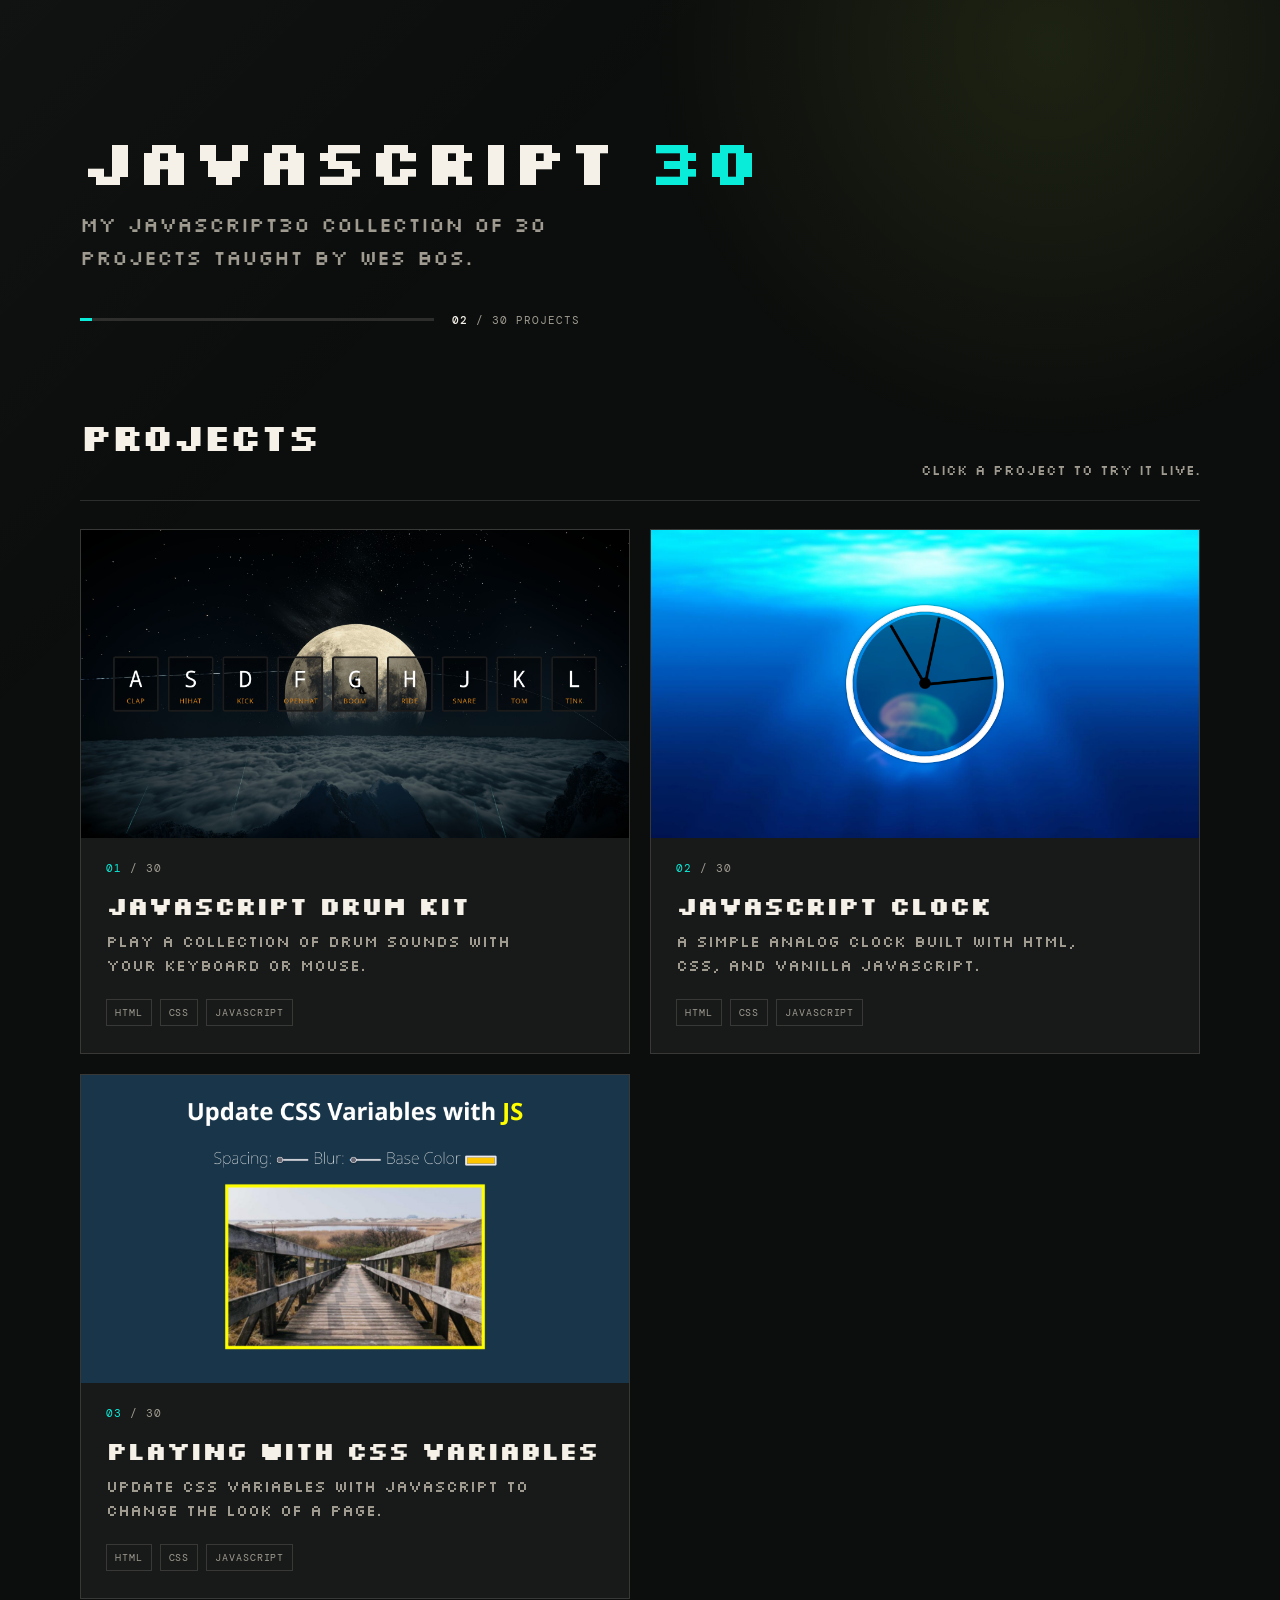
<file: index.html>
<!doctype html>
<html lang="en">
  <head>
    <meta charset="UTF-8" />
    <meta name="viewport" content="width=device-width, initial-scale=1.0" />
    <meta
      name="description"
      content="A collection of 30 JavaScript projects built with HTML, CSS, and vanilla JavaScript."
    />
    <title>JavaScript 30 — Project Library</title>
    <link rel="preconnect" href="https://fonts.googleapis.com" />
    <link rel="preconnect" href="https://fonts.gstatic.com" crossorigin />
    <link
      href="https://fonts.googleapis.com/css2?family=DM+Mono:wght@400;500&family=Space+Grotesk:wght@400;500;600;700&display=swap"
      rel="stylesheet"
    />
    <link
      href="https://fonts.googleapis.com/css?family=Bitcount+Prop+Single:100,200,300,regular,500,600,700,800,900"
      rel="stylesheet"
    />
    <link
      href="https://fonts.googleapis.com/css?family=Silkscreen:regular,700"
      rel="stylesheet"
    />

    <link rel="stylesheet" href="style.css" />
  </head>
  <body>
    <main class="site-shell">
      <header class="hero">
        <h1>JavaScript <em>30</em></h1>

        <p class="intro">
          My javascript30 Collection of 30 projects taught by wes bos.
        </p>
        <div class="progress-row" aria-label="2 of 30 projects completed">
          <div class="progress-track"><span></span></div>
          <span class="progress-label"><strong>02</strong> / 30 projects</span>
        </div>
      </header>

      <h2 id="projects-title">Projects</h2>
      <section class="projects-section" aria-labelledby="projects-title">
        <div class="section-heading">
          <div></div>
          <p class="section-note">Click a project to try it live.</p>
        </div>

        <!-- Add future project cards below this one. Keep each project in its own folder. -->
        <div class="project-grid">
          <article class="project-card">
            <a
              class="project-image-link"
              href="JavsScriptDrumstick/index.html"
              aria-label="Open JavaScript Drum Kit"
            >
              <img
                src="JavsScriptDrumstick/projectLive.png"
                alt="Preview of the JavaScript Drum Kit project"
              />
              <span class="launch-label"
                >Open project <span aria-hidden="true">↗</span></span
              >
            </a>
            <div class="project-info">
              <div class="project-number">01 <span>/ 30</span></div>
              <h3>JavaScript Drum Kit</h3>
              <p>
                Play a collection of drum sounds with your keyboard or mouse.
              </p>
              <div class="tags">
                <span>HTML</span><span>CSS</span><span>JavaScript</span>
              </div>
            </div>
          </article>
          <article class="project-card">
            <a
              class="project-image-link"
              href="JavaScriptClock/index.html"
              aria-label="Open JavaScript Clock"
            >
              <img
                src="JavaScriptClock/project.png"
                alt="Preview of the JavaScript Clock project"
              />
              <span class="launch-label"
                >Open project <span aria-hidden="true">↗</span></span
              >
            </a>
            <div class="project-info">
              <div class="project-number">02 <span>/ 30</span></div>
              <h3>JavaScript Clock</h3>
              <p>
                A simple analog clock built with HTML, CSS, and vanilla
                JavaScript.
              </p>
              <div class="tags">
                <span>HTML</span><span>CSS</span><span>JavaScript</span>
              </div>
            </div>
          </article>
          <article class="project-card">
            <a
              class="project-image-link"
              href="playingWithCss/index.html"
              aria-label="Open Playing With CSS Variables"
            >
              <img
                src="playingWithCss/projectLive.png"
                alt="Preview of the Playing With CSS Variables project"
              />
              <span class="launch-label"
                >Open project <span aria-hidden="true">↗</span></span
              >
            </a>
            <div class="project-info">
              <div class="project-number">03 <span>/ 30</span></div>
              <h3>Playing With CSS Variables</h3>
              <p>
                Update CSS variables with JavaScript to change the look of a
                page.
              </p>
              <div class="tags">
                <span>HTML</span><span>CSS</span><span>JavaScript</span>
              </div>
            </div>
          </article>
        </div>
      </section>
    </main>
  </body>
</html>
</file>
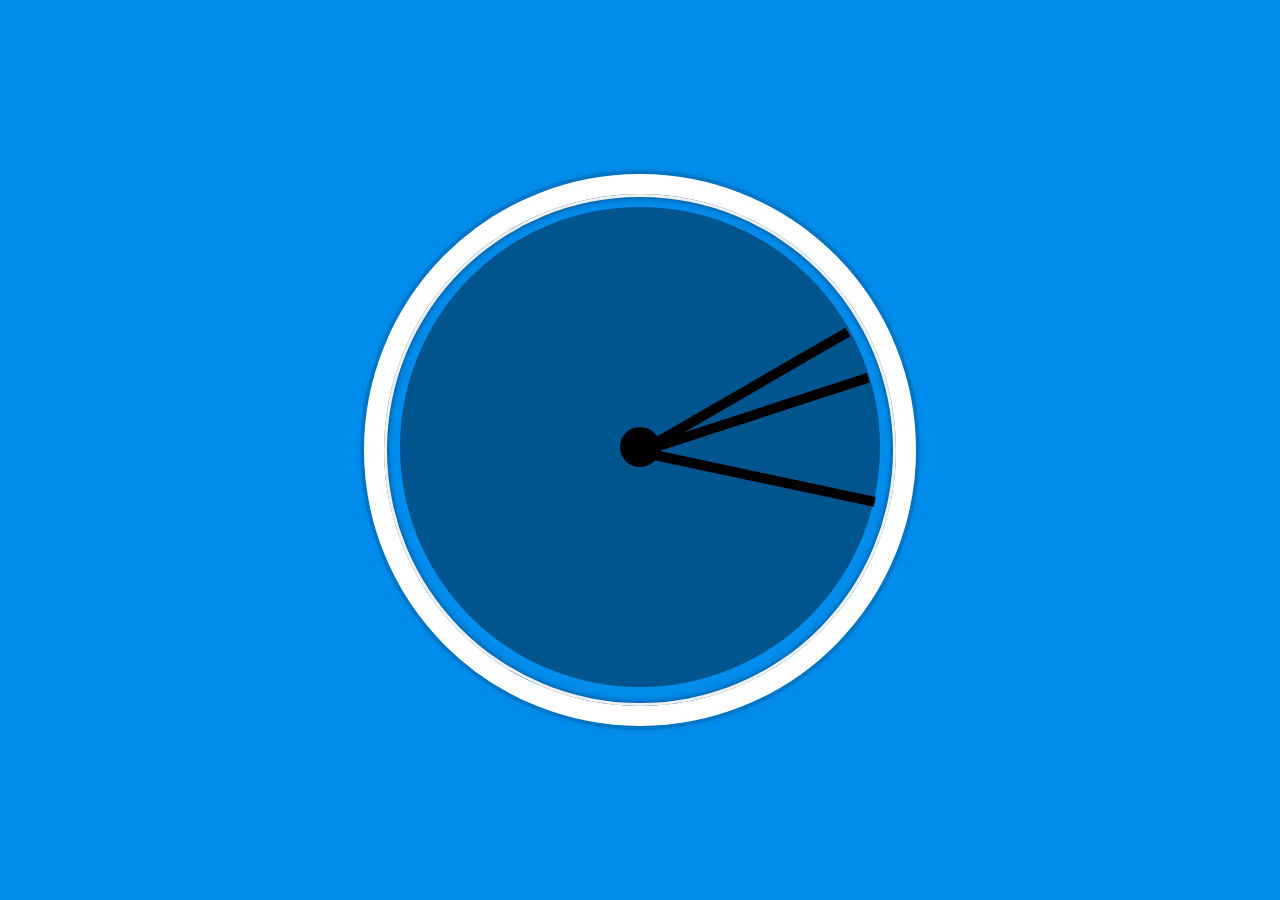
<file: JavaScriptClock/index.html>
<!doctype html>
<html lang="en">
  <head>
    <meta charset="UTF-8" />
    <meta name="viewport" content="width=device-width, initial-scale=1.0" />
    <title>JavaScript Clock</title>
    <link rel="stylesheet" href="style.css" />
  </head>
  <body>
    <div class="clock">
      <div class="clock-face">
        <div class="clock_center"></div>
        <div class="hand hour-hand"></div>
        <div class="hand min-hand"></div>
        <div class="hand second-hand"></div>
      </div>
    </div>
  </body>
  <script>
    const secondHand = document.querySelector(".second-hand");
    const minHand = document.querySelector(".min-hand");
    const hourHand = document.querySelector(".hour-hand");
    function setDate() {
      const now = new Date();
      const seconds = now.getSeconds();
      const minutes = now.getMinutes();
      const hours = now.getHours();
      const secondsDegrees = (seconds / 60) * 360 + 90;
      const minutesDegrees = (minutes / 60) * 360 + 90;
      const hoursDegrees = (hours / 12) * 360 + 90;
      hourHand.style.transform = `rotate(${hoursDegrees}deg)`;
      secondHand.style.transform = `rotate(${secondsDegrees}deg)`;
      minHand.style.transform = `rotate(${minutesDegrees}deg)`;
      console.log(seconds);
    }
    setInterval(setDate, 1000);
  </script>
</html>
</file>
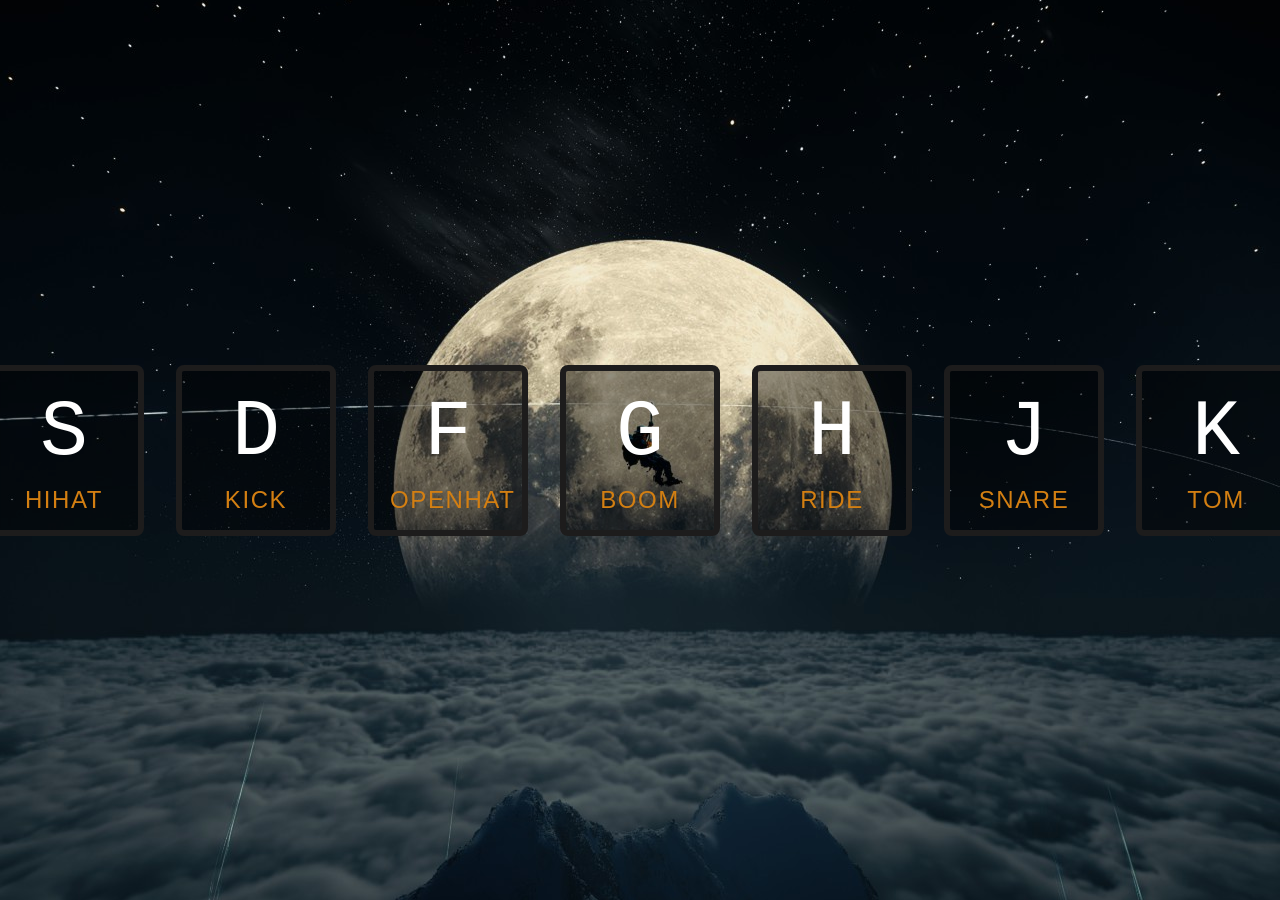
<file: JavsScriptDrumstick/index.html>
<!doctype html>
<html lang="en">
  <head>
    <meta charset="UTF-8" />
    <meta name="viewport" content="width=device-width, initial-scale=1.0" />
    <title>JavaScipt Drum</title>
    <link rel="stylesheet" href="style.css" />
  </head>
  <body>
    <div class="keys">
      <div data-key="65" class="key">
        <kbd>A</kbd>
        <span class="sound">clap</span>
      </div>
      <div data-key="83" class="key">
        <kbd>S</kbd>
        <span class="sound">hihat</span>
      </div>
      <div data-key="68" class="key">
        <kbd>D</kbd>
        <span class="sound">kick</span>
      </div>
      <div data-key="70" class="key">
        <kbd>F</kbd>
        <span class="sound">openhat</span>
      </div>
      <div data-key="71" class="key">
        <kbd>G</kbd>
        <span class="sound">boom</span>
      </div>
      <div data-key="72" class="key">
        <kbd>H</kbd>
        <span class="sound">ride</span>
      </div>
      <div data-key="74" class="key">
        <kbd>J</kbd>
        <span class="sound">snare</span>
      </div>
      <div data-key="75" class="key">
        <kbd>K</kbd>
        <span class="sound">tom</span>
      </div>
      <div data-key="76" class="key">
        <kbd>L</kbd>
        <span class="sound">tink</span>
      </div>
    </div>

    <audio data-key="65" src="sounds/clap.wav"></audio>
    <audio data-key="83" src="sounds/hihat.wav"></audio>
    <audio data-key="68" src="sounds/kick.wav"></audio>
    <audio data-key="70" src="sounds/openhat.wav"></audio>
    <audio data-key="71" src="sounds/boom.wav"></audio>
    <audio data-key="72" src="sounds/ride.wav"></audio>
    <audio data-key="74" src="sounds/snare.wav"></audio>
    <audio data-key="75" src="sounds/tom.wav"></audio>
    <audio data-key="76" src="sounds/tink.wav"></audio>

    <script>
      window.addEventListener("keydown", function (e) {
        const audio = document.querySelector(`audio[data-key="${e.keyCode}"]`);
        const key = document.querySelector(`.key[data-key="${e.keyCode}"]`);
        if (!audio) return;
        audio.currentTime = 0;
        audio.play();
        key.classList.add("playing");
      });

      function removeTransition(e) {
        if (e.propertyName !== "transform") return;
        this.classList.remove("playing");
      }

      const keys = document.querySelectorAll(".key");
      keys.forEach((key) => {
        key.addEventListener("transitionend", removeTransition);
      });
    </script>
  </body>
</html>
</file>
<file: style.css>
:root {
  --ink: #f5f1e8;
  --muted: #9f9b91;
  --line: rgba(245, 241, 232, 0.14);
  --accent: #0aecda;
  --card: #181a19;
  --background: #0c0e0d;
}

* {
  box-sizing: border-box;
}

html {
  scroll-behavior: smooth;
}

body {
  margin: 0;
  min-width: 320px;
  color: var(--ink);
  background: var(--background);
  font-family: "Silkscreen", sans-serif;
}

body::before {
  position: fixed;
  inset: 0;
  z-index: -1;
  background:
    radial-gradient(
      circle at 82% 5%,
      rgba(215, 255, 84, 0.09),
      transparent 25rem
    ),
    linear-gradient(135deg, rgba(255, 255, 255, 0.025), transparent 35%);
  content: "";
  pointer-events: none;
}

.site-shell {
  width: min(1120px, calc(100% - 48px));
  margin: 0 auto;
}

.hero {
  padding: 110px 0 84px;
  max-width: 750px;
}

.eyebrow,
.section-kicker,
.project-number,
.tags,
.progress-label {
  font-family: "DM Mono", monospace;
  text-transform: uppercase;
  letter-spacing: 0.09em;
}

.eyebrow {
  color: var(--accent);
  font-size: 0.72rem;
}
.status-dot {
  display: inline-block;
  width: 7px;
  height: 7px;
  margin-right: 9px;
  border-radius: 50%;
  background: var(--accent);
  box-shadow: 0 0 14px var(--accent);
}

h1 {
  margin: 22px 0 20px;
  font-size: 4rem;
  line-height: 0.88;
}
h1 em {
  color: var(--accent);
  font-style: normal;
}
.intro {
  max-width: 560px;
  margin: 0;
  color: var(--muted);
  font-size: clamp(1.05rem, 2vw, 1.3rem);
  line-height: 1.55;
}

.progress-row {
  display: flex;
  align-items: center;
  gap: 18px;
  max-width: 500px;
  margin-top: 40px;
}
.progress-track {
  height: 3px;
  flex: 1;
  background: var(--line);
}
.progress-track span {
  display: block;
  width: 3.33%;
  height: 100%;
  background: var(--accent);
}
.progress-label {
  color: var(--muted);
  font-size: 0.68rem;
  white-space: nowrap;
}
.progress-label strong {
  color: var(--ink);
  font-weight: 500;
}

.projects-section {
  padding-bottom: 110px;
}
.section-heading {
  display: flex;
  align-items: end;
  justify-content: space-between;
  gap: 20px;
  margin-bottom: 28px;
  padding-bottom: 18px;
  border-bottom: 1px solid var(--line);
}
.section-kicker {
  margin: 0 0 10px;
  color: var(--accent);
  font-size: 0.68rem;
}
h2 {
  margin: 0;
  font-size: 2.4rem;
  letter-spacing: -0.06em;
}
.section-note {
  margin: 0 0 4px;
  color: var(--muted);
  font-size: 0.85rem;
}

.project-grid {
  display: grid;
  grid-template-columns: repeat(2, minmax(0, 1fr));
  gap: 20px;
}
.project-card,
.empty-card {
  border: 1px solid var(--line);
  background: var(--card);
}
.project-card {
  overflow: hidden;
  transition:
    border-color 180ms ease,
    transform 180ms ease;
}
.project-card:hover {
  border-color: rgba(215, 255, 84, 0.55);
  transform: translateY(-5px);
}
.project-image-link {
  position: relative;
  display: block;
  overflow: hidden;
  aspect-ratio: 16 / 9;
  background: #25241f;
}
.project-image-link img {
  display: block;
  width: 100%;
  height: 100%;
  object-fit: cover;
  transition:
    transform 300ms ease,
    filter 300ms ease;
}
.project-card:hover img {
  filter: brightness(0.65);
  transform: scale(1.04);
}
.launch-label {
  position: absolute;
  right: 18px;
  bottom: 16px;
  padding: 9px 12px;
  color: #10120c;
  background: var(--accent);
  font-family: "DM Mono", monospace;
  font-size: 0.7rem;
  text-transform: uppercase;
  opacity: 0;
  transform: translateY(6px);
  transition:
    opacity 180ms ease,
    transform 180ms ease;
}
.project-card:hover .launch-label,
.project-image-link:focus-visible .launch-label {
  opacity: 1;
  transform: translateY(0);
}
.project-info {
  padding: 23px 25px 27px;
}
.project-number {
  color: var(--accent);
  font-size: 0.7rem;
}
.project-number span {
  color: var(--muted);
}
h3 {
  margin: 14px 0 8px;
  font-size: 1.55rem;
  letter-spacing: -0.04em;
}
.project-info p {
  margin: 0;
  max-width: 440px;
  color: var(--muted);
  line-height: 1.5;
}
.tags {
  display: flex;
  flex-wrap: wrap;
  gap: 8px;
  margin-top: 22px;
  color: var(--muted);
  font-size: 0.62rem;
}
.tags span {
  padding: 6px 8px;
  border: 1px solid var(--line);
}

.empty-card {
  display: flex;
  min-height: 100%;
  padding: 25px;
  flex-direction: column;
  justify-content: space-between;
  color: var(--muted);
}
.empty-number {
  font-family: "DM Mono", monospace;
  font-size: 0.7rem;
}
.empty-plus {
  color: var(--accent);
  font-size: 4rem;
  font-weight: 300;
  line-height: 1;
}
.empty-card p {
  margin: 0;
  font-size: 1.3rem;
  line-height: 1.15;
  letter-spacing: -0.04em;
}

footer {
  display: flex;
  align-items: center;
  gap: 15px;
  padding: 22px 0 30px;
  border-top: 1px solid var(--line);
  color: var(--muted);
  font-size: 0.62rem;
}
.footer-line {
  width: 35px;
  height: 1px;
  background: var(--accent);
}

@media (max-width: 650px) {
  .site-shell {
    width: min(100% - 32px, 1120px);
  }
  .hero {
    padding: 70px 0 64px;
  }
  .progress-row {
    align-items: start;
    flex-direction: column-reverse;
    gap: 10px;
  }
  .progress-track {
    width: 100%;
    flex: none;
  }
  .section-heading {
    align-items: start;
    flex-direction: column;
    gap: 10px;
  }
  .project-grid {
    grid-template-columns: 1fr;
  }
  .empty-card {
    min-height: 220px;
  }
  footer {
    flex-wrap: wrap;
  }
}
</file>
<file: JavaScriptClock/style.css>
html {
  background: #018ded url(https://unsplash.it/1500/1000?image=881&blur=5);
  background-size: cover;
  font-family: "Courier New", Courier, monospace;
}

body {
  display: flex;
  justify-content: center;
  align-items: center;
  height: 100vh;
  margin: 0;
  font-size: 2rem;
}

.clock {
  height: 30rem;
  width: 30rem;
  border: 20px solid white;
  border-radius: 50%;
  margin: 50px auto;
  position: relative;
  padding: 1rem;
  box-shadow:
    0 0 0 4px rgba(0, 0, 0, 0.1),
    inset 0 0 0 3px #efefef,
    inset 0 0 10px black,
    0 0 10px rgba(0, 0, 0, 0.2);
}

.clock-face {
  height: 100%;
  width: 100%;
  position: relative;
  background: rgb(0, 0, 0, 0.4);
  transform: translateY(-3px);
  border-radius: 50%;
}

.clock_center {
  position: absolute;
  top: 50%;
  left: 50%;
  width: 40px;
  height: 40px;
  background: black;
  border-radius: 50%;
  transform: translate(-50%, -50%);
}

.hand {
  width: 50%;
  height: 10px;
  background: black;
  position: absolute;
  top: 50%;
  transform-origin: 100%;
  transform: rotate(90deg);
  transition-timing-function: cubic-bezier(0.1, 2.7, 0.58, 1);
}
</file>
<file: JavsScriptDrumstick/style.css>
*,
*::before,
*::after {
  box-sizing: border-box;
  margin: 0;
  padding: 0;
}

body {
  background: url("background.png") no-repeat center center fixed;
  font-family: "Roboto", sans-serif;
  height: 100vh;
  display: flex;
  justify-content: center;
  align-items: center;
}

.keys {
  display: flex;
  justify-content: center;
  align-items: center;
  font-size: 2rem;
  color: white;
}

.key {
  background: rgba(0, 0, 0, 0.4);
  border: 0.4rem solid rgb(29, 28, 28);
  border-radius: 0.5rem;
  margin: 1rem;
  padding: 1rem;
  transition: all 0.07s ease;
  width: 10rem;
  text-align: center;
  display: flex;
  flex-direction: column;
}

kbd {
  font-size: 5rem;
}

.sound {
  font-size: 1.5rem;
  text-transform: uppercase;
  letter-spacing: 0.1rem;
  margin-top: 0.5rem;
  color: rgb(211, 127, 18);
}

.playing {
  transform: scale(1.1);
  border-color: rgb(211, 127, 18);
  box-shadow: 0 0 1rem rgb(211, 127, 18);
}
</file>
